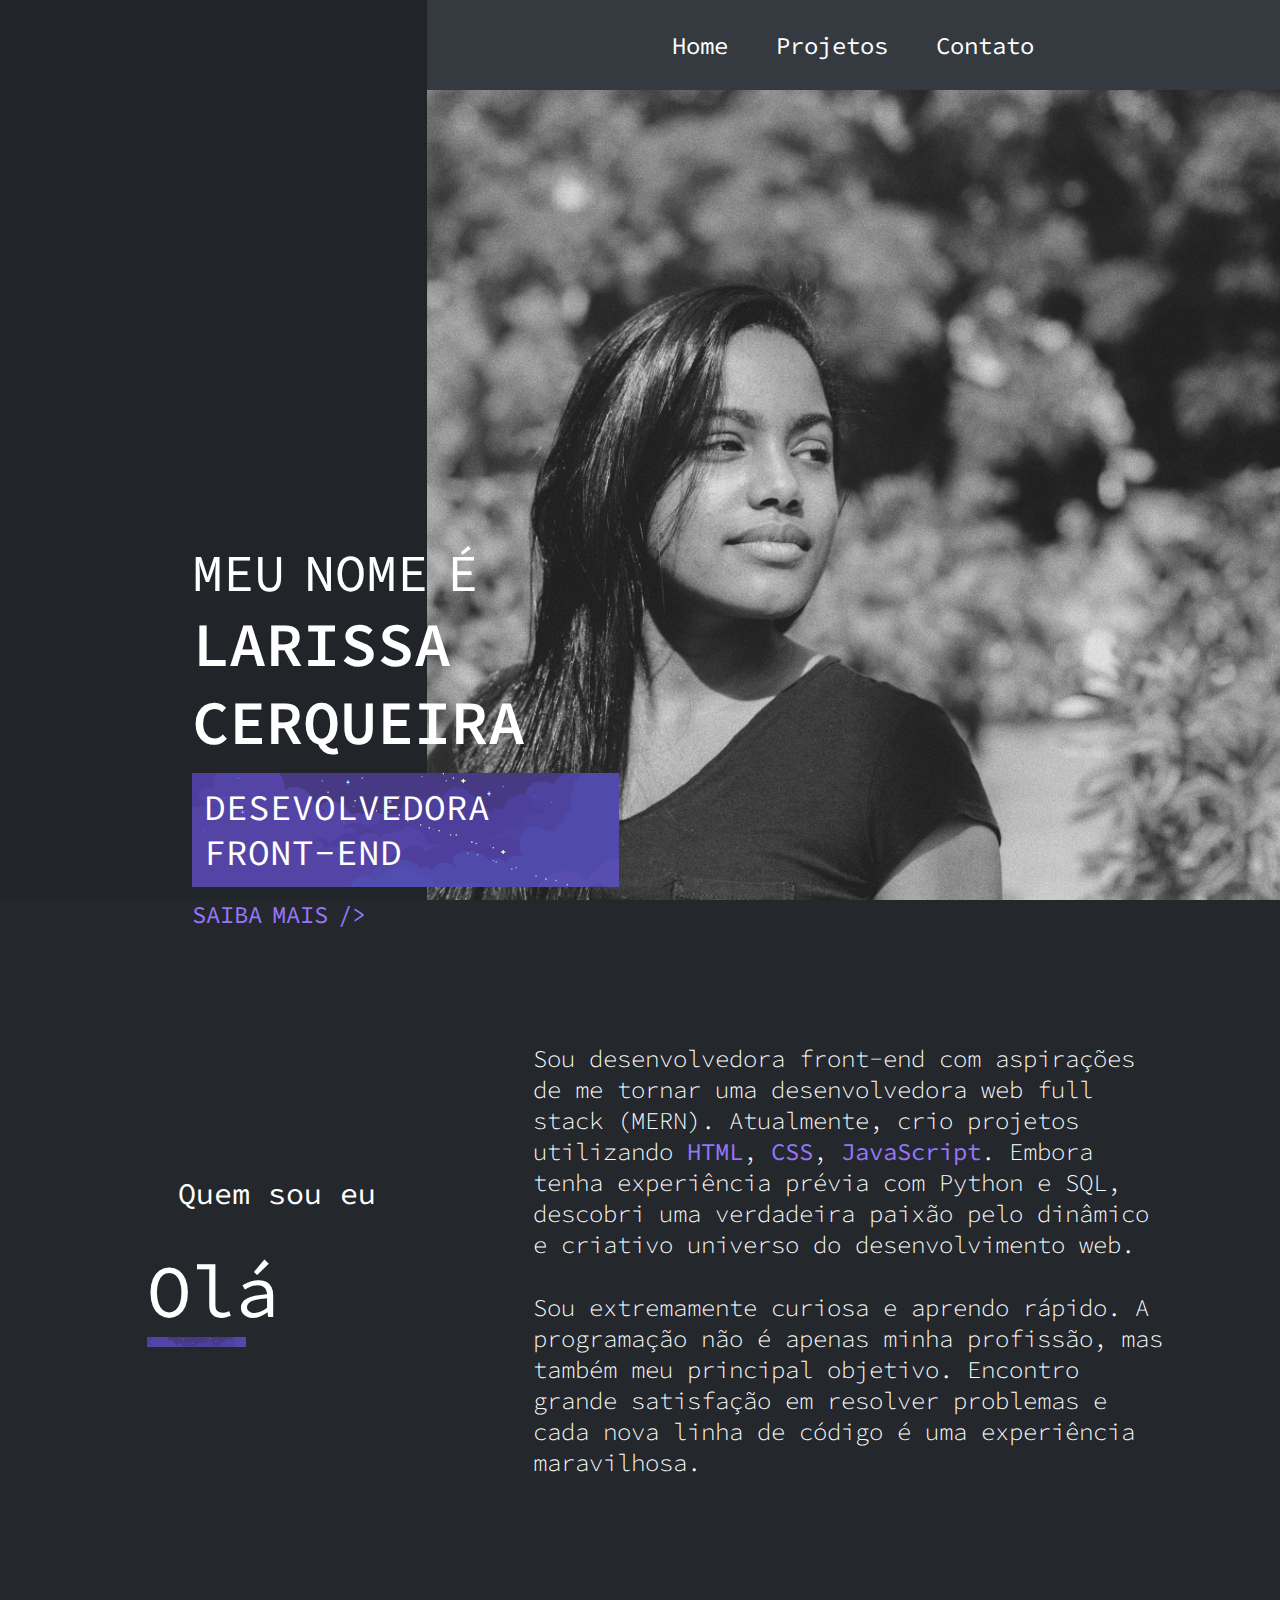
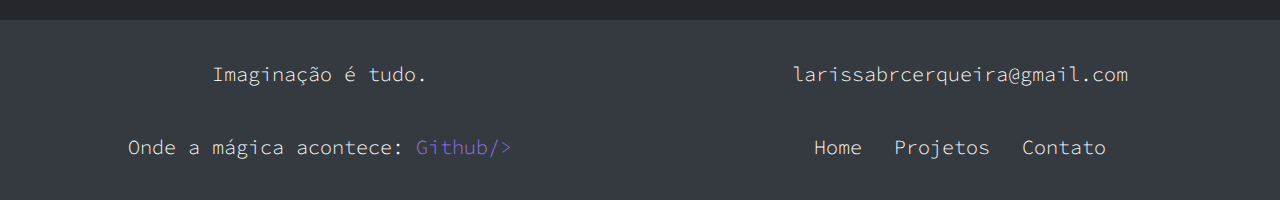
<file: index.html>
<!DOCTYPE html>
<html lang="en">
  <head>
    <meta charset="UTF-8" />
    <meta name="viewport" content="width=device-width, initial-scale=1.0" />
    <title>Larissa Cerqueira - Portifólio</title>
    <link rel="stylesheet" href="style.css" />
    <link rel="stylesheet" href="responsive.css" />
    <link rel="icon" href="./img/icon.png" type="image/x-icon" />
  </head>

  <body>
    <!-- HEADER -->
    <header class="header">
      <!-- NAVBAR -->
      <nav class="navbar">
        <ul class="nome-paginas">
          <li><a href="./index.html" class="link-home">Home</a></li>
          <li><a href="./projetos.html" class="link-projetos">Projetos</a></li>
          <li><a href="./contato.html" class="link-contato">Contato</a></li>
        </ul>
      </nav>
      <!-- INTRODUÇÃO -->
      <div class="intro">
        <div class="intro-frases">
          <span class="frase">Meu nome é</span>
          <span class="nome">Larissa Cerqueira</span>
          <span class="profissao">Desevolvedora Front-End</span>
          <span class="saiba-mais"
            ><a href="#apresentacao">Saiba mais /></a>
          </span>
        </div>
      </div>
      <div class="foto"><img src="img/me.jpg" alt="Larissa Cerqueira" /></div>
    </header>

    <!-- MAIN -->
    <main>
      <!-- TÍTULOS -->
      <section class="apresentacao" id="apresentacao">
        <div class="apresentacao-titulos">
          <span class="apresentacao-titulo">Quem sou eu</span>
          <span class="apresentacao-subtitulo">Olá</span>
        </div>
        <!-- PARÁGRAFOS DE APRESENTAÇÃO-->
        <div class="apresentacao-textos">
          <span
            >Sou desenvolvedora front-end com aspirações de me tornar uma
            desenvolvedora web full stack (MERN). Atualmente, crio projetos
            utilizando <span class="linguagem-cor">HTML</span>,
            <span class="linguagem-cor">CSS</span>,
            <span class="linguagem-cor">JavaScript</span>. Embora tenha
            experiência prévia com Python e SQL, descobri uma verdadeira paixão
            pelo dinâmico e criativo universo do desenvolvimento web.
          </span>
          <span
            >Sou extremamente curiosa e aprendo rápido. A programação não é
            apenas minha profissão, mas também meu principal objetivo. Encontro
            grande satisfação em resolver problemas e cada nova linha de código
            é uma experiência maravilhosa.
          </span>
        </div>
      </section>
    </main>

    <!-- FOOTER -->
    <footer class="footer">
      <div class="quote">Imaginação é <span>tudo</span>.</div>
      <div class="github">
        Onde a mágica acontece:
        <span
          ><a
            href="https://github.com/youtsuna?tab=repositories"
            target="_blank"
            >Github/></a
          ></span
        >
      </div>
      <div class="contato">larissabrcerqueira@gmail.com</div>
      <div class="paginas-footer">
        <ul class="nome-paginas-footer">
          <li><a href="./index.html" class="link-home">Home</a></li>
          <li><a href="./projetos.html" class="link-projetos">Projetos</a></li>
          <li><a href="./contato.html" class="link-contato">Contato</a></li>
        </ul>
      </div>
    </footer>

    <!-- JS -->
    <script type="module" src="module.js"></script>
    <script type="module" src="script.js"></script>
  </body>
</html>
</file>
<file: style.css>
/* FONTS */
@import url('https://fonts.googleapis.com/css2?family=Source+Code+Pro:ital,wght@0,200;0,300;0,400;0,500;0,600;0,700;0,800;0,900;1,200;1,300;1,400;1,500;1,600;1,700;1,800;1,900&display=swap');

/* ICONS */
@import url('https://css.gg/css');

/* GENERAL STYLES */
* {
  padding: 0;
  margin: 0;
  box-sizing: border-box;
  /*   transition: all 0.5s; */
}

html {
  font-size: 62.5%;
  scroll-behavior: smooth;
}

body {
  font-family: 'Source Code Pro', monospace;
  background-color: #fff;
  /*   overflow: hidden; */
  overflow-x: hidden;
}

/* Header and navbar styles */
.header {
  width: 100vw;
  height: 100vh;
  display: grid;
  grid-template-columns: 1fr 2fr;
  grid-template-rows: 10vh 90vh;
}

.navbar {
  background-color: #343a40;
  grid-column: 2;
  grid-row: 1;
}

.nome-paginas {
  height: 100%;
  display: flex;
  gap: 4.8rem;
  justify-content: center;
  align-items: center;
}

.nome-paginas li {
  font-weight: 400;
  color: #fff;
  font-size: 2.4rem;
  list-style-type: none;
}

.nome-paginas li::after {
  content: '';
  display: block;
  background-color: #9775fa;
  width: 100%;
  transition: height 0.5s;
  background-image: url(./img/gif.gif) !important;
  background-size: cover;
  background-repeat: no-repeat;
}

.nome-paginas li:hover::after {
  margin-top: 0.2rem;
  height: 0.8rem;
}

.link-home {
  color: #fff;
  text-decoration: none;
}

.link-projetos {
  color: #fff;
  text-decoration: none;
}

.link-contato {
  color: #fff;
  text-decoration: none;
}

.intro {
  background-color: #212529;
  grid-column: 1;
  grid-row: 1 / 3;
  position: relative;
}

.intro-frases {
  width: 100%;
  position: absolute;
  left: 15vw;
  top: 60vh;
}

.intro-frases span {
  color: #fff;
  text-transform: uppercase;
  display: flex;
  flex-direction: column;
  word-spacing: -1.2rem;
}

.frase {
  font-size: 5.2rem;
}

.nome {
  font-size: 6.2rem;
  font-weight: 600;
}

.profissao {
  width: fit-content;
  background-color: #9775fa;
  background-image: url(./img/gif.gif) !important;
  background-size: cover;
  background-repeat: no-repeat;
  font-size: 3.6rem;
  padding: 1.2rem;
  margin-top: 1.2rem;
}

.saiba-mais {
  color: #9775fa !important;
  font-size: 2.4rem;
  margin-top: 1.2rem;
  word-spacing: -0.4rem !important;
}

.saiba-mais a {
  color: #9775fa;
  text-decoration: none;
}

.saiba-mais a:hover {
  color: #d0bfff !important;
}

.foto {
  background-color: #343a40;
  grid-column: 2;
  grid-row: 2;
}

.foto img {
  width: 100%;
  height: 100%;
  object-fit: cover;
}

/* Main styles */
.apresentacao {
  color: #fff;
  height: 80vh;
  background-color: #24282c;
  display: grid;
  grid-template-columns: 1fr 2fr;
  justify-items: center;
  align-content: center;
}

.apresentacao-titulos {
  width: 100%;
  display: flex;
  flex-direction: column;
  justify-content: center;
  align-items: center;
  gap: 3.2rem;
}

.apresentacao-titulo {
  font-size: 3rem;
  margin-left: 12.8rem;
}

.apresentacao-subtitulo {
  font-size: 7.4rem;
}

.apresentacao-subtitulo::after {
  content: '';
  display: block;
  background-color: #9775fa;
  width: 75%;
  height: 1rem;
  background-image: url(./img/gif.gif) !important;
  background-size: cover;
  background-repeat: no-repeat;
}

.apresentacao-textos {
  width: 75%;
  font-size: 2.4rem;
  font-weight: 300;
  display: flex;
  flex-direction: column;
  gap: 3.2rem;
  text-align: left;
}

.linguagem-cor {
  font-weight: 400;
  color: #9775fa;
}
.linguagem-cor:hover {
  color: #d0bfff;
}

/* Footer styles */
.footer {
  font-size: 2rem;
  font-weight: 300;
  color: #fff;
  height: 20vh;
  background-color: #343a40;
  display: grid;
  grid-template-columns: 1fr 1fr;
  justify-items: center;
  align-content: center;
  row-gap: 4.8rem;
}

.quote {
  grid-column: 1;
  grid-row: 1;
}

.quote span:hover {
  color: #9775fa;
}

.github {
  grid-column: 1;
  grid-row: 2;
}

.github span {
  color: #9775fa;
}

.github a {
  color: #9775fa;
  text-decoration: none;
}

.github a:hover {
  color: #d0bfff !important;
}

.contato {
  grid-column: 2;
  grid-row: 1;
}
.paginas-footer {
  grid-column: 2;
  grid-row: 2;
}

.paginas-footer li {
  list-style-type: none;
}

.paginas-footer a:hover {
  color: #d0bfff;
}

.nome-paginas-footer {
  display: flex;
  gap: 3.2rem;
}
</file>
<file: responsive.css>
/* SOME SMARTPHONES */

@media screen and (max-width: 950px) and (orientation: portrait) {
}

@media screen and (max-width: 950px) and (orientation: landscape) {
}

/* SOME SMALLER TABLETS */

@media screen and (min-width: 768px) and (max-width: 900px) and (orientation: portrait) {
}

@media screen and (min-width: 900px) and (max-width: 1195px) and (orientation: landscape) {
}

/* SOME LAPTOPS */

@media screen and (min-width: 1196px) and (max-width: 1280px) {
}
</file>
